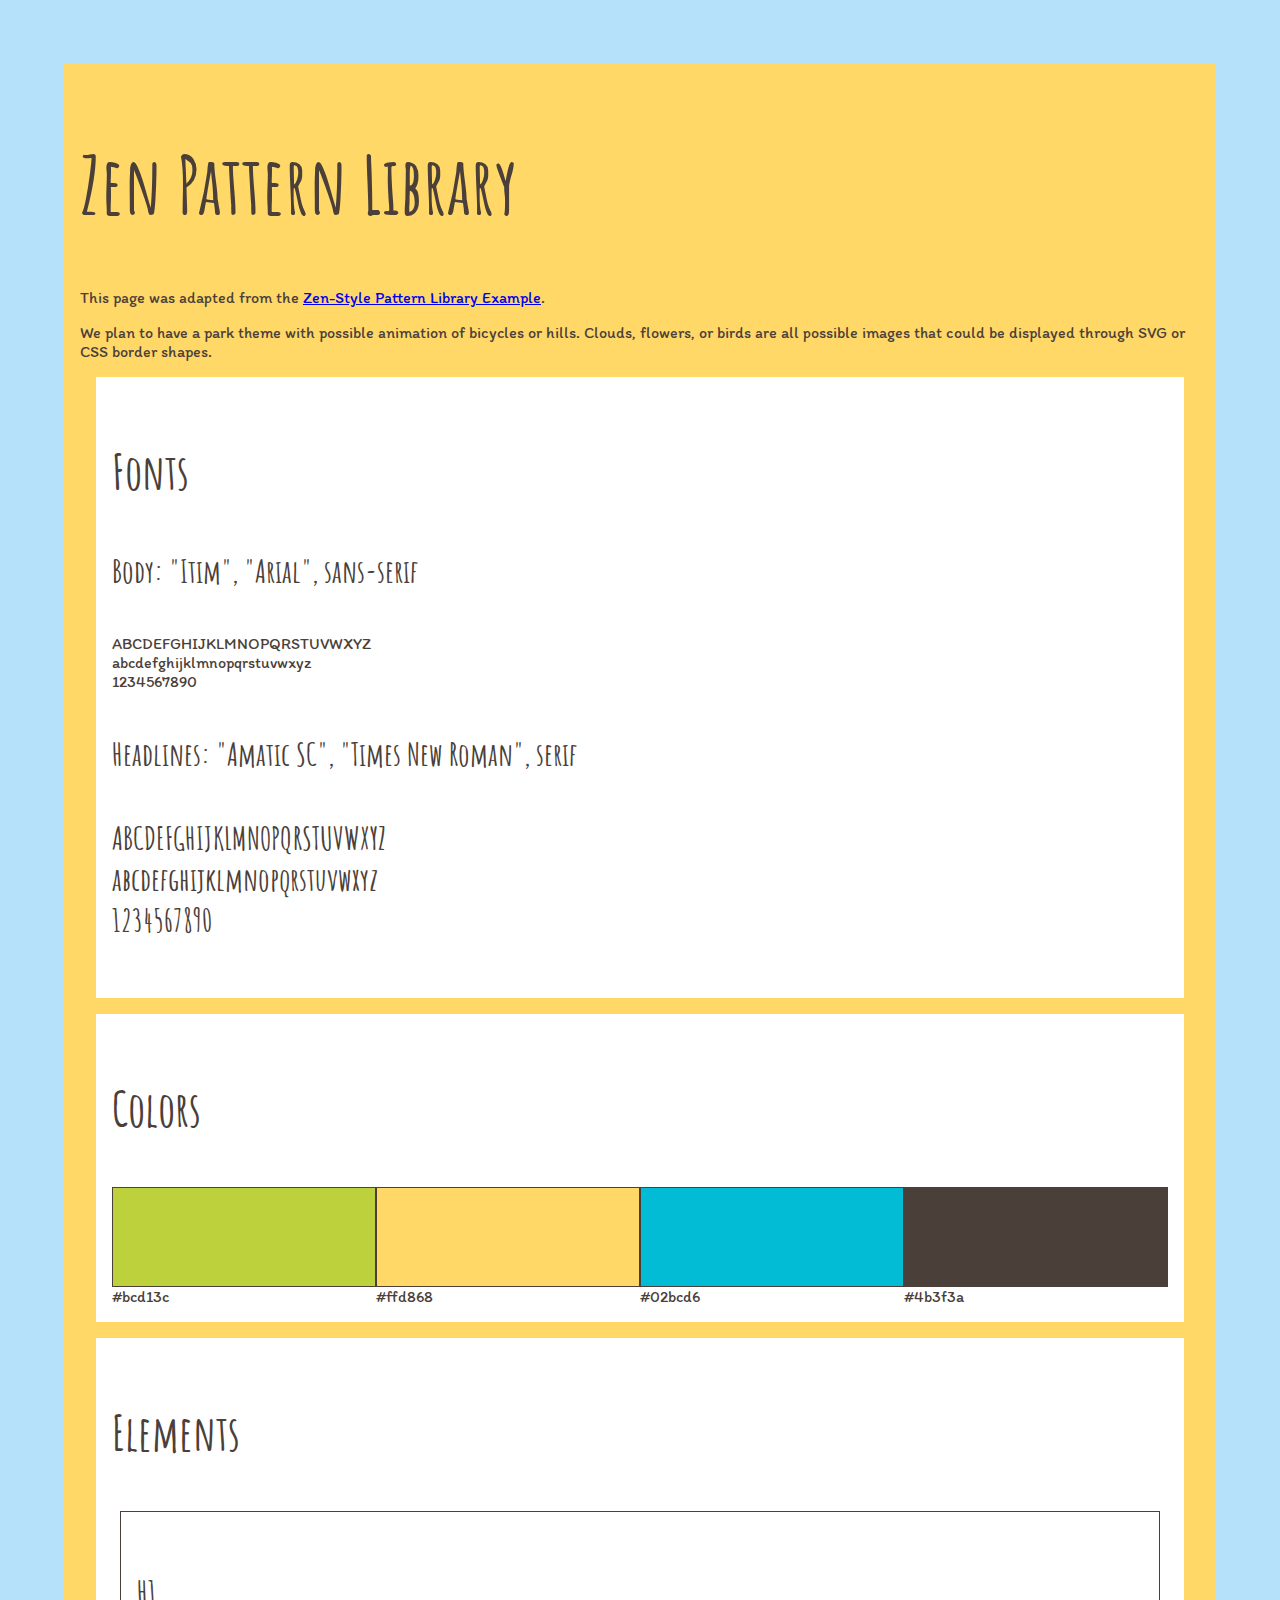
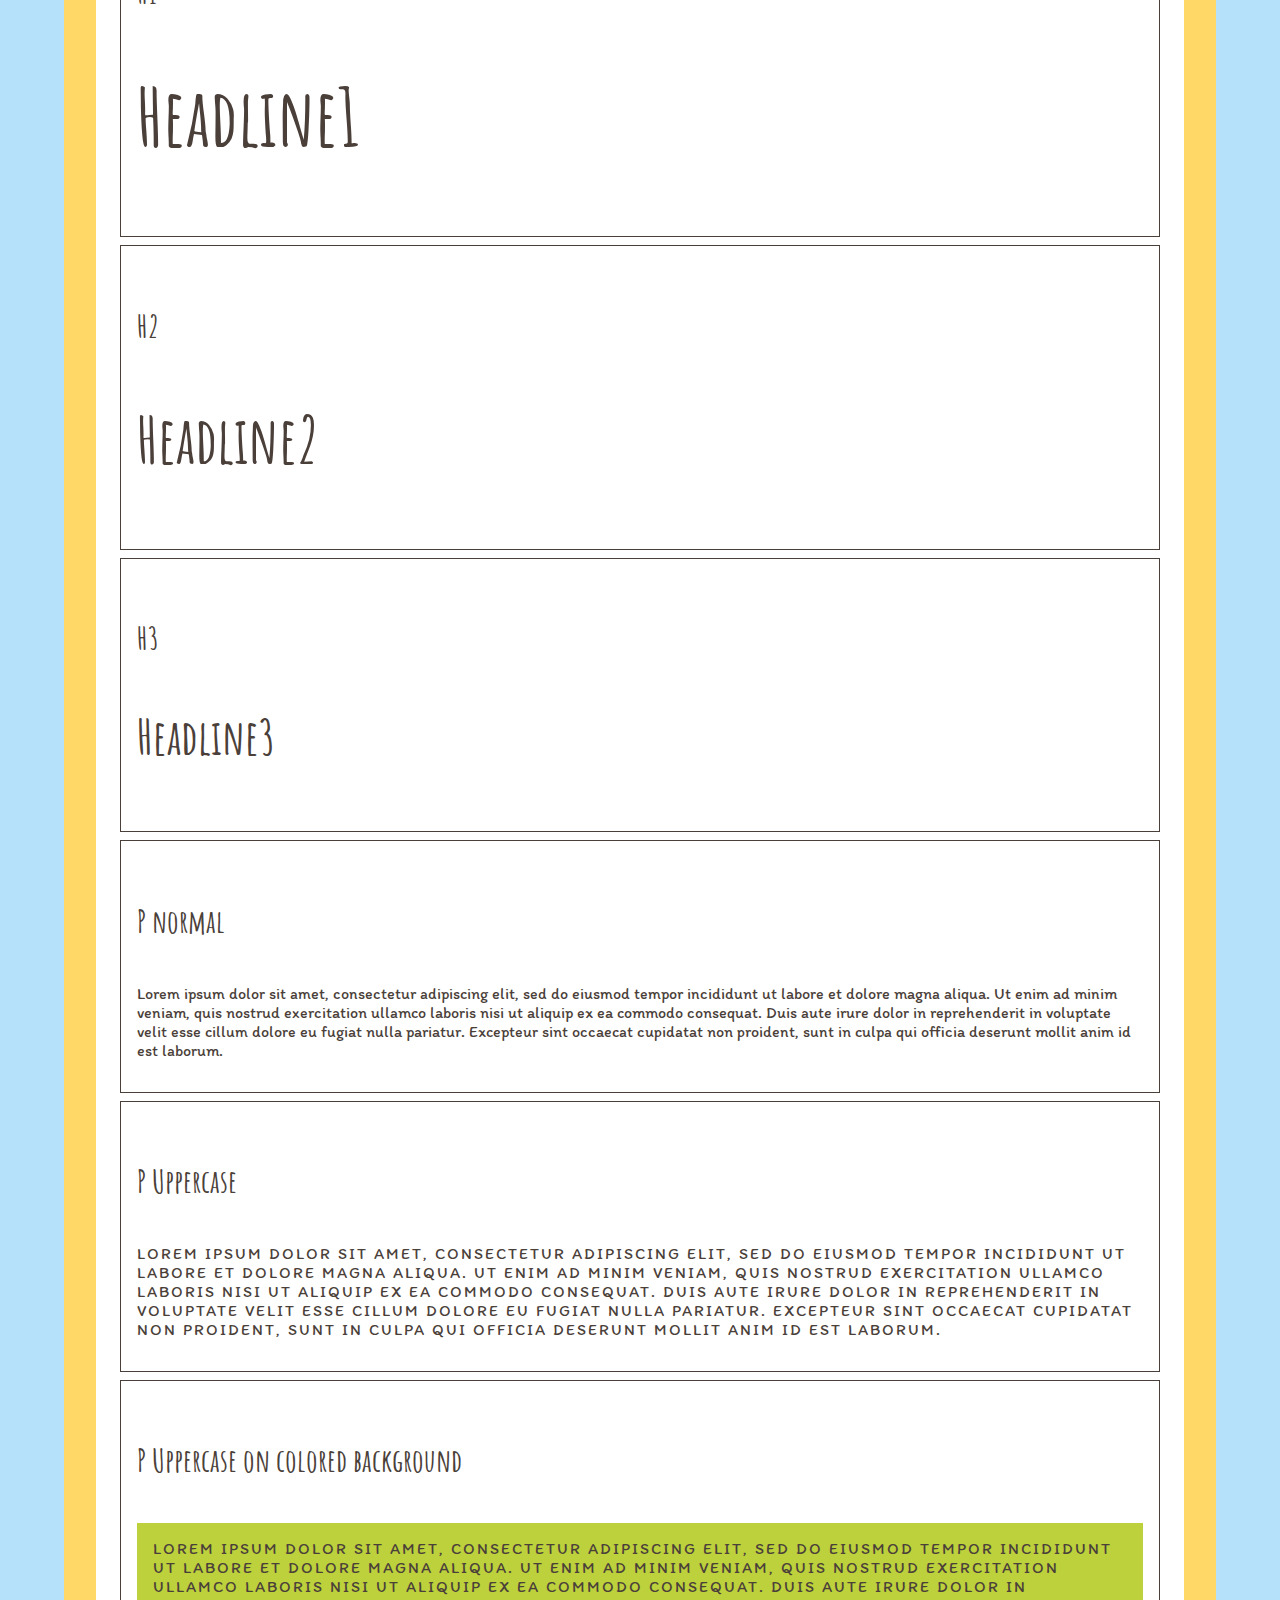
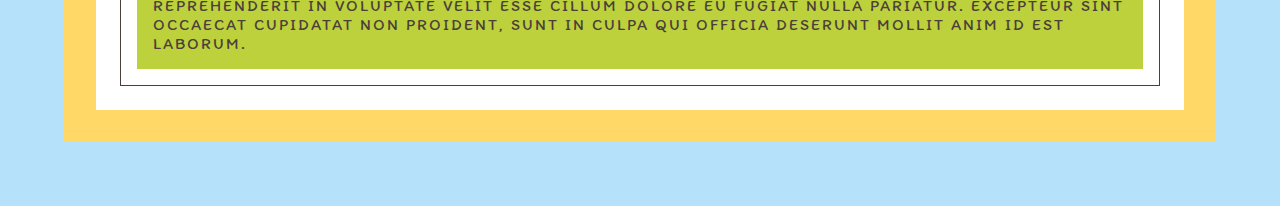
<file: patterns.html>
<!DOCTYPE html>
<html lang="en">
  <head>
    <meta charset="UTF-8" />
    <meta name="viewport" content="width=device-width, initial-scale=1.0" />
    <title>Zen Pattern Library</title>
    <link rel="stylesheet" href="style-pattern.css" />
  </head>
  <body>
    <header>
      <h1>
        Zen Pattern Library
      </h1>
    </header>
    <main>
      <div>
        <p>
          This page was adapted from the
          <a href="https://byui-cit.github.io/advcss/modules/req/zen-style/pattern.html">Zen-Style Pattern Library Example</a>.
        </p>
        <p>
          We plan to have a park theme with possible animation of bicycles or hills.
           Clouds, flowers, or birds are all possible images that could be displayed through SVG or CSS border shapes. 
        </p>
      </div>
      <section>
        <h3>Fonts</h3>
        <h4>Body: "Itim", "Arial", sans-serif</h4>
        <p>
          ABCDEFGHIJKLMNOPQRSTUVWXYZ<br />
          abcdefghijklmnopqrstuvwxyz<br />
          1234567890
        </p>
        <h4>Headlines: "Amatic SC", "Times New Roman", serif</h4>
        <h4>
          ABCDEFGHIJKLMNOPQRSTUVWXYZ<br />
          abcdefghijklmnopqrstuvwxyz<br />
          1234567890
        </h4>
      </section>

      <section class="colors">
        <h3>Colors</h3>
        <figure>
          <div class="swatch primary"></div>
          <figcaption>#bcd13c</figcaption>
        </figure>
        <figure>
          <div class="swatch accent1"></div>
          <figcaption>#ffd868</figcaption>
        </figure>
        <figure>
          <div class="swatch accent2"></div>
          <figcaption>#02bcd6</figcaption>
        </figure>
        <figure>
          <div class="swatch text-dark"></div>
          <figcaption>#4b3f3a</figcaption>
        </figure>
      </section>

      <section class="elements">
        <h3>Elements</h3>
        <div class="element">
          <h4>H1</h4>
          <h1>Headline1</h1>
        </div>
        <div class="element">
          <h4>H2</h4>
          <h2>Headline2</h2>
        </div>
        <div class="element">
          <h4>H3</h4>
          <h3>Headline3</h3>
        </div>
        <div class="element">
          <h4>P normal</h4>
          <p>
            Lorem ipsum dolor sit amet, consectetur adipiscing elit, sed do
            eiusmod tempor incididunt ut labore et dolore magna aliqua. Ut enim
            ad minim veniam, quis nostrud exercitation ullamco laboris nisi ut
            aliquip ex ea commodo consequat. Duis aute irure dolor in
            reprehenderit in voluptate velit esse cillum dolore eu fugiat nulla
            pariatur. Excepteur sint occaecat cupidatat non proident, sunt in
            culpa qui officia deserunt mollit anim id est laborum.
          </p>
        </div>
        <div class="element">
          <h4>P Uppercase</h4>
          <p class="uppercase">
            Lorem ipsum dolor sit amet, consectetur adipiscing elit, sed do
            eiusmod tempor incididunt ut labore et dolore magna aliqua. Ut enim
            ad minim veniam, quis nostrud exercitation ullamco laboris nisi ut
            aliquip ex ea commodo consequat. Duis aute irure dolor in
            reprehenderit in voluptate velit esse cillum dolore eu fugiat nulla
            pariatur. Excepteur sint occaecat cupidatat non proident, sunt in
            culpa qui officia deserunt mollit anim id est laborum.
          </p>
        </div>
        <div class="element">
          <h4>P Uppercase on colored background</h4>
          <p class="uppercase primary">
            Lorem ipsum dolor sit amet, consectetur adipiscing elit, sed do
            eiusmod tempor incididunt ut labore et dolore magna aliqua. Ut enim
            ad minim veniam, quis nostrud exercitation ullamco laboris nisi ut
            aliquip ex ea commodo consequat. Duis aute irure dolor in
            reprehenderit in voluptate velit esse cillum dolore eu fugiat nulla
            pariatur. Excepteur sint occaecat cupidatat non proident, sunt in
            culpa qui officia deserunt mollit anim id est laborum.
          </p>
        </div>
      </section>
    </main>
  </body>
</html>
</file>
<file: style-pattern.css>
@import url("https://fonts.googleapis.com/css2?family=Amatic+SC:wght@700&family=Itim&display=swap");
h1, h2, h3, h4, h5, h6 {
  font-family: "Amatic SC", "Times New Roman", serif;
}

h1 {
  font-size: 5em;
}

h2 {
  font-size: 4em;
}

h3 {
  font-size: 3em;
}

h4 {
  font-size: 2em;
}

p, a, li, label {
  font-family: "Itim", "Arial", sans-serif;
}

* {
  box-sizing: border-box;
}

html {
  background-color: #B5e2fa;
  padding: 5%;
}

body {
  font-family: "Itim", "Arial", sans-serif;
  color: #4b3f3a;
  background-color: #ffd868;
  margin: 0;
  padding: 1rem;
}

section {
  background-color: white;
  margin: 1em;
  padding: 1rem;
}

.colors {
  display: flex;
  flex-flow: row wrap;
}
.colors > h3 {
  width: 100%;
  flex: 1 0 100%;
}
.colors > figure {
  margin: 0;
  flex: 1 1 25%;
}

.swatch {
  width: 100%;
  height: 100px;
  border: 1px solid;
}

.primary {
  background-color: #bcd13c;
}

.accent1 {
  background-color: #ffd868;
}

.accent2 {
  background-color: #02bcd6;
}

.text-dark {
  background-color: #4b3f3a;
}

.element {
  border: 1px solid;
  margin: 0.5em;
  padding: 1em;
}

.uppercase {
  font-weight: 300;
  letter-spacing: 2px;
  text-transform: uppercase;
  color: #4b3f3a;
}
.uppercase.primary {
  margin: 0;
  padding: 1rem;
}

.uppercase-light {
  font-weight: 300;
  letter-spacing: 2px;
  text-transform: uppercase;
  color: white;
}

/*# sourceMappingURL=style-pattern.css.map */
</file>
